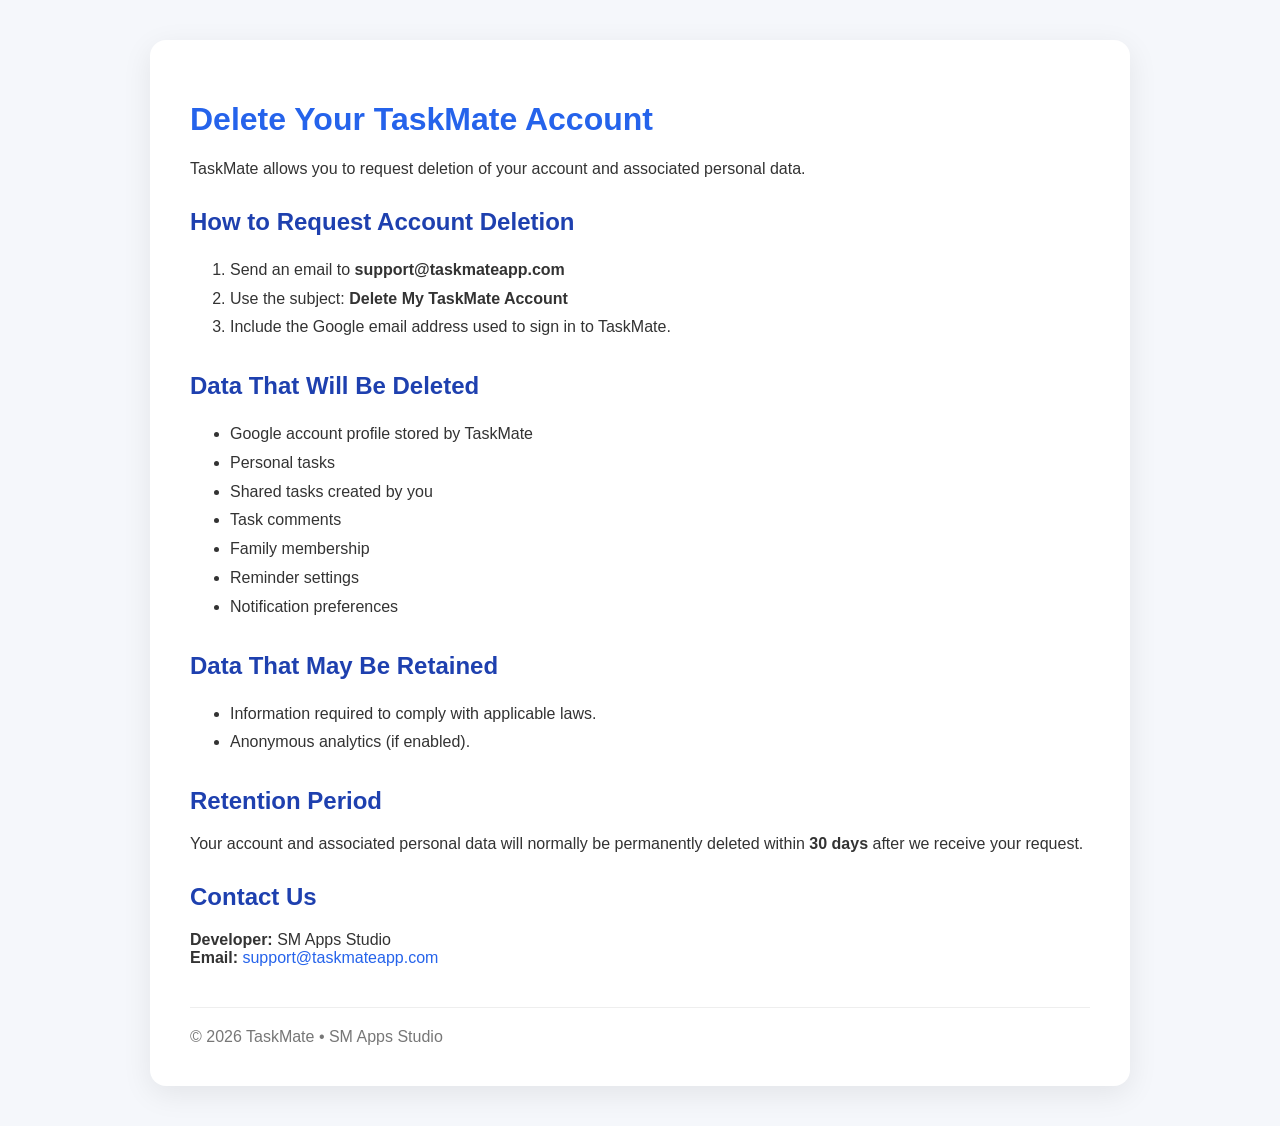
<file: delete-account.html>
<!DOCTYPE html>
<html lang="en">
<head>
<meta charset="UTF-8">
<meta name="viewport" content="width=device-width, initial-scale=1.0">
<title>Delete Account | TaskMate</title>
<style>
body{font-family:Arial,sans-serif;background:#f5f7fb;color:#333;margin:0}
.container{max-width:900px;margin:40px auto;background:#fff;padding:40px;border-radius:16px;box-shadow:0 8px 30px rgba(0,0,0,.08)}
h1{color:#2563EB}
h2{color:#1E40AF;margin-top:30px}
ul,ol{line-height:1.8}
a{color:#2563EB;text-decoration:none}
.footer{margin-top:40px;border-top:1px solid #eee;padding-top:20px;color:#777}
</style>
</head>
<body>
<div class="container">
<h1>Delete Your TaskMate Account</h1>
<p>TaskMate allows you to request deletion of your account and associated personal data.</p>
<h2>How to Request Account Deletion</h2>
<ol>
<li>Send an email to <strong>support@taskmateapp.com</strong></li>
<li>Use the subject: <strong>Delete My TaskMate Account</strong></li>
<li>Include the Google email address used to sign in to TaskMate.</li>
</ol>
<h2>Data That Will Be Deleted</h2>
<ul>
<li>Google account profile stored by TaskMate</li>
<li>Personal tasks</li>
<li>Shared tasks created by you</li>
<li>Task comments</li>
<li>Family membership</li>
<li>Reminder settings</li>
<li>Notification preferences</li>
</ul>
<h2>Data That May Be Retained</h2>
<ul>
<li>Information required to comply with applicable laws.</li>
<li>Anonymous analytics (if enabled).</li>
</ul>
<h2>Retention Period</h2>
<p>Your account and associated personal data will normally be permanently deleted within <strong>30 days</strong> after we receive your request.</p>
<h2>Contact Us</h2>
<p><strong>Developer:</strong> SM Apps Studio<br>
<strong>Email:</strong> <a href="mailto:support@taskmateapp.com">support@taskmateapp.com</a></p>
<div class="footer">© 2026 TaskMate • SM Apps Studio</div>
</div>
</body>
</html>
</file>
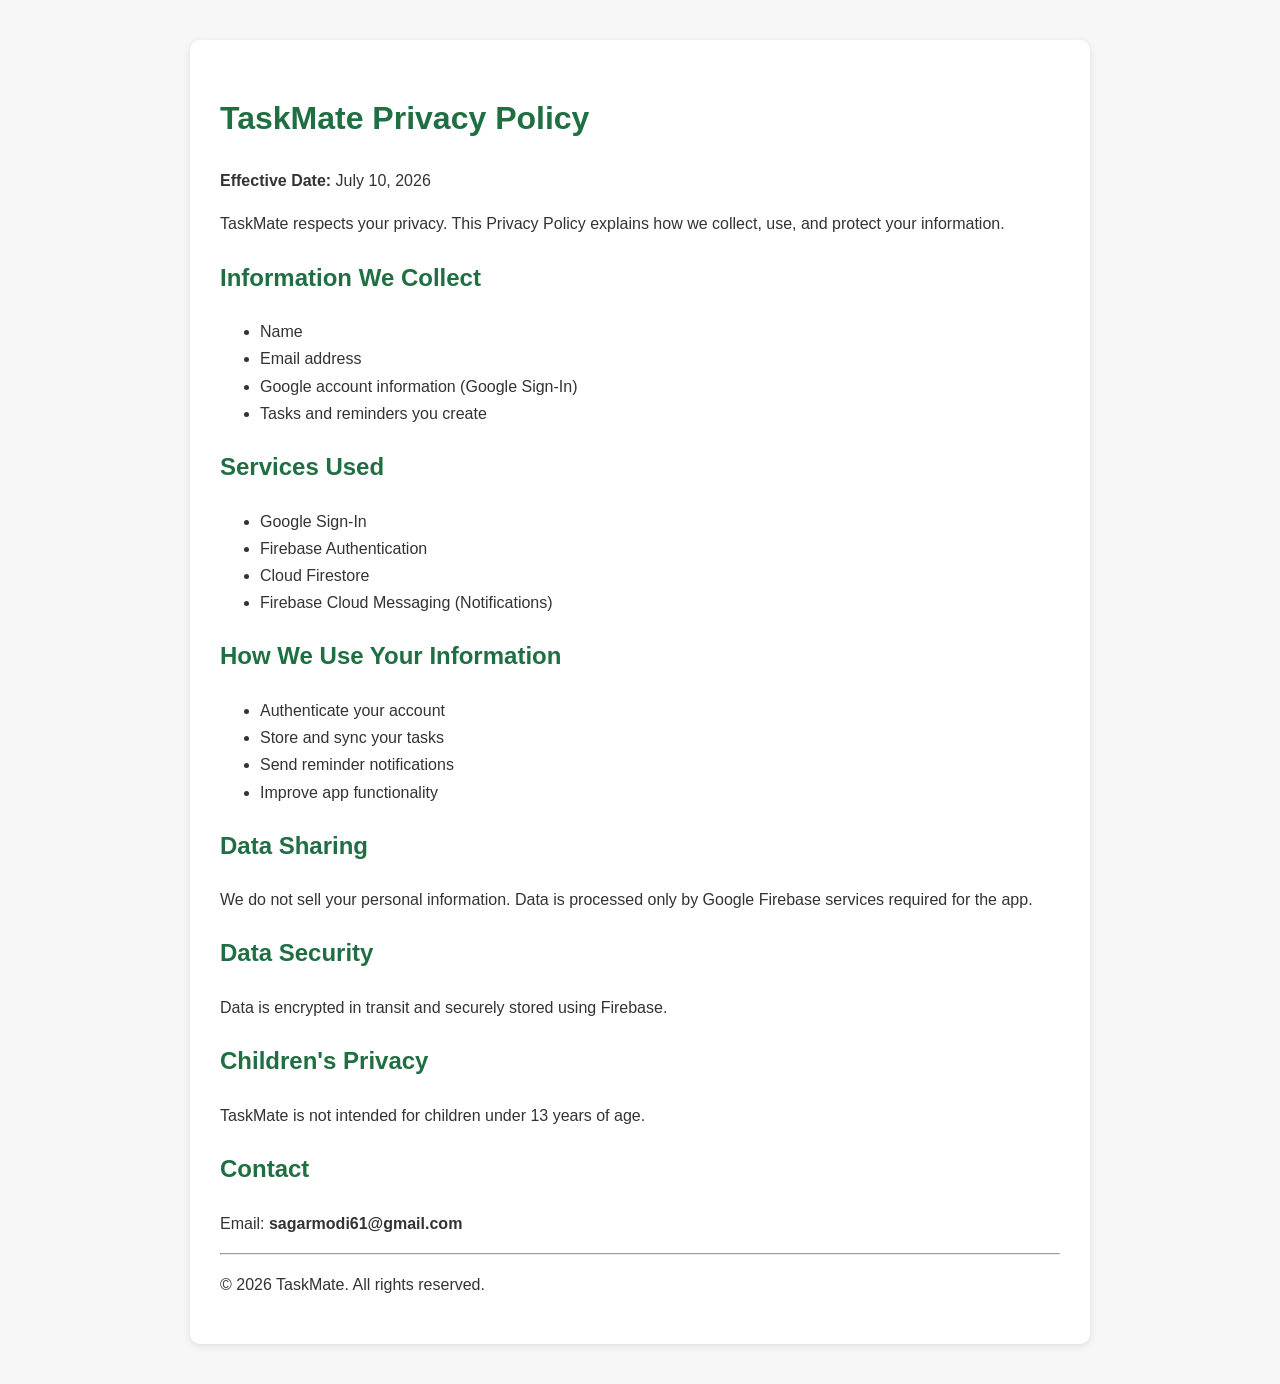
<file: privacy-policy.html>
<!DOCTYPE html>
<html lang="en">
<head>
<meta charset="UTF-8">
<meta name="viewport" content="width=device-width, initial-scale=1.0">
<title>TaskMate Privacy Policy</title>
<style>
body{font-family:Arial,sans-serif;max-width:900px;margin:auto;padding:40px;line-height:1.7;background:#f7f7f7;color:#333}
.card{background:#fff;padding:30px;border-radius:10px;box-shadow:0 2px 8px rgba(0,0,0,.1)}
h1,h2{color:#1f6f43}
</style>
</head>
<body><div class="card">
<h1>TaskMate Privacy Policy</h1>
<p><strong>Effective Date:</strong> July 10, 2026</p>

<p>TaskMate respects your privacy. This Privacy Policy explains how we collect, use, and protect your information.</p>

<h2>Information We Collect</h2>
<ul>
<li>Name</li>
<li>Email address</li>
<li>Google account information (Google Sign-In)</li>
<li>Tasks and reminders you create</li>
</ul>

<h2>Services Used</h2>
<ul>
<li>Google Sign-In</li>
<li>Firebase Authentication</li>
<li>Cloud Firestore</li>
<li>Firebase Cloud Messaging (Notifications)</li>
</ul>

<h2>How We Use Your Information</h2>
<ul>
<li>Authenticate your account</li>
<li>Store and sync your tasks</li>
<li>Send reminder notifications</li>
<li>Improve app functionality</li>
</ul>

<h2>Data Sharing</h2>
<p>We do not sell your personal information. Data is processed only by Google Firebase services required for the app.</p>

<h2>Data Security</h2>
<p>Data is encrypted in transit and securely stored using Firebase.</p>

<h2>Children's Privacy</h2>
<p>TaskMate is not intended for children under 13 years of age.</p>

<h2>Contact</h2>
<p>Email: <strong>sagarmodi61@gmail.com</strong></p>

<hr>
<p>&copy; 2026 TaskMate. All rights reserved.</p>
</div></body></html>
</file>
